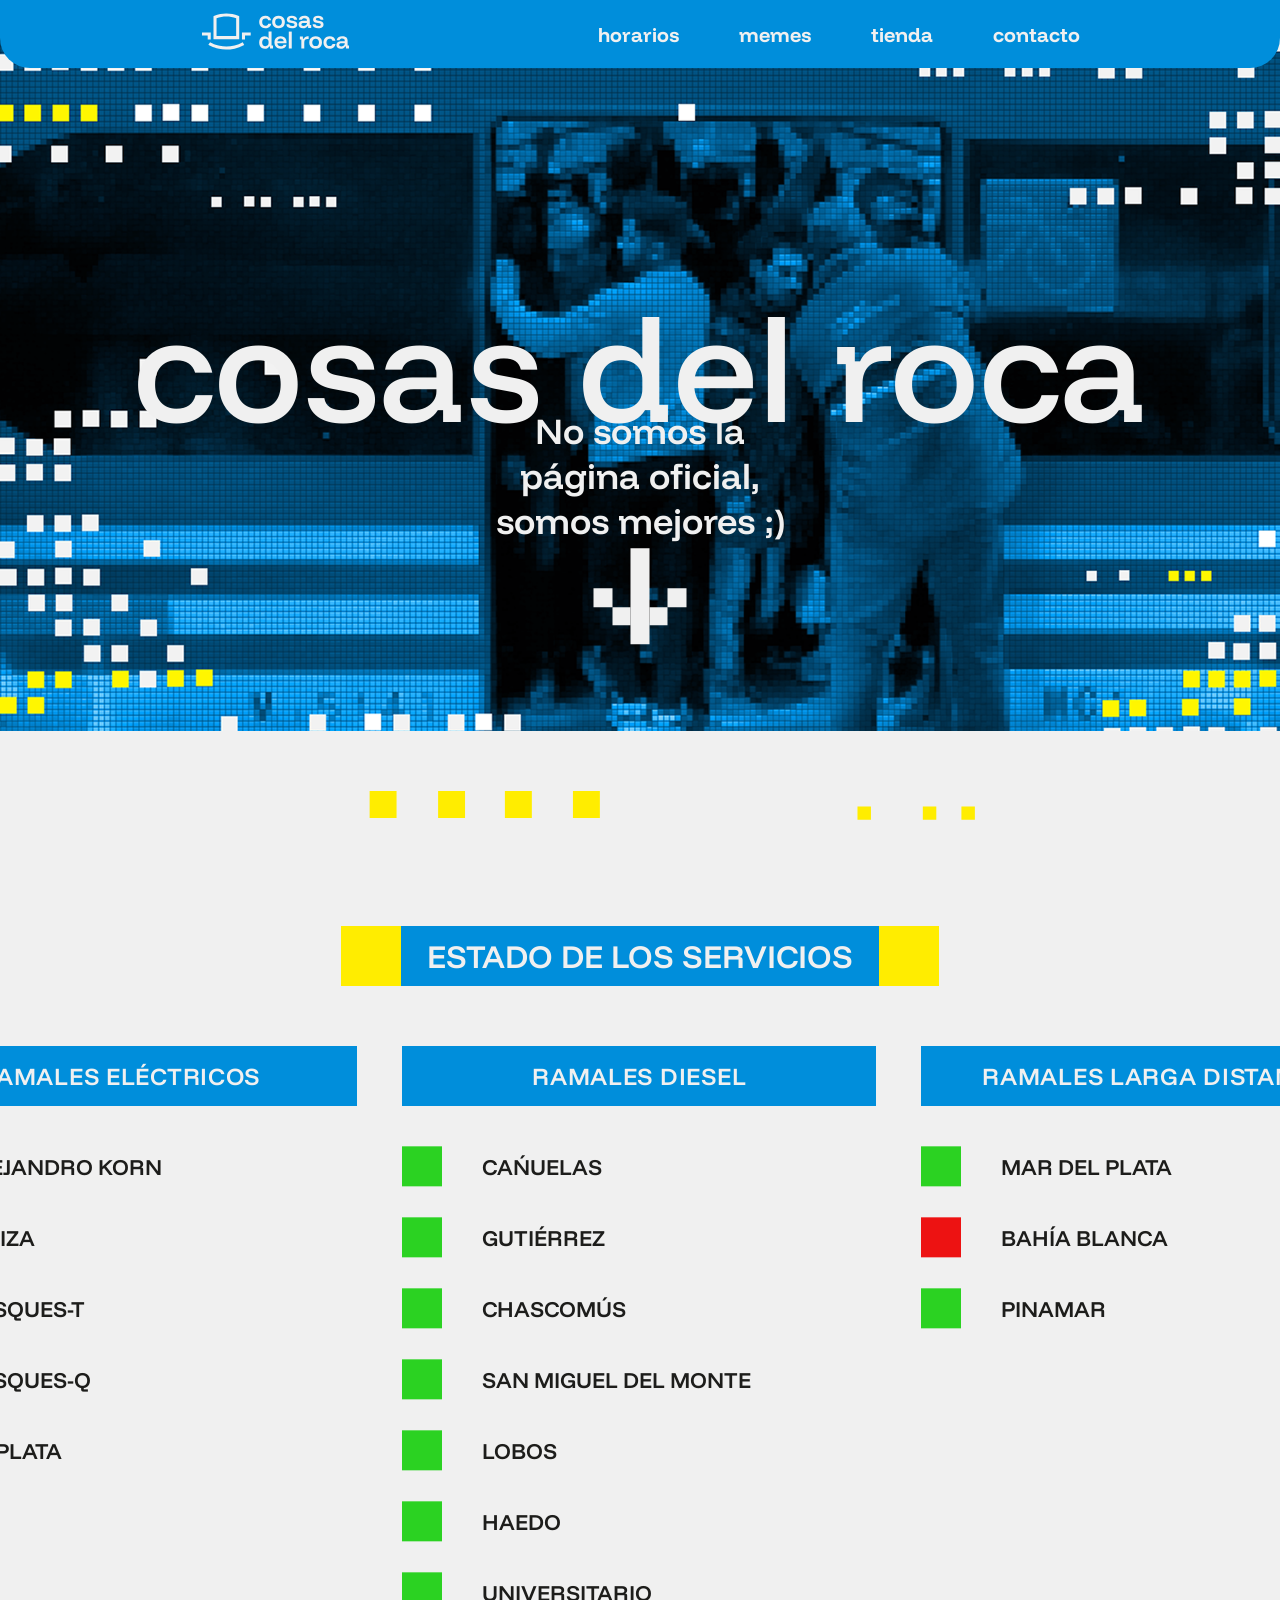
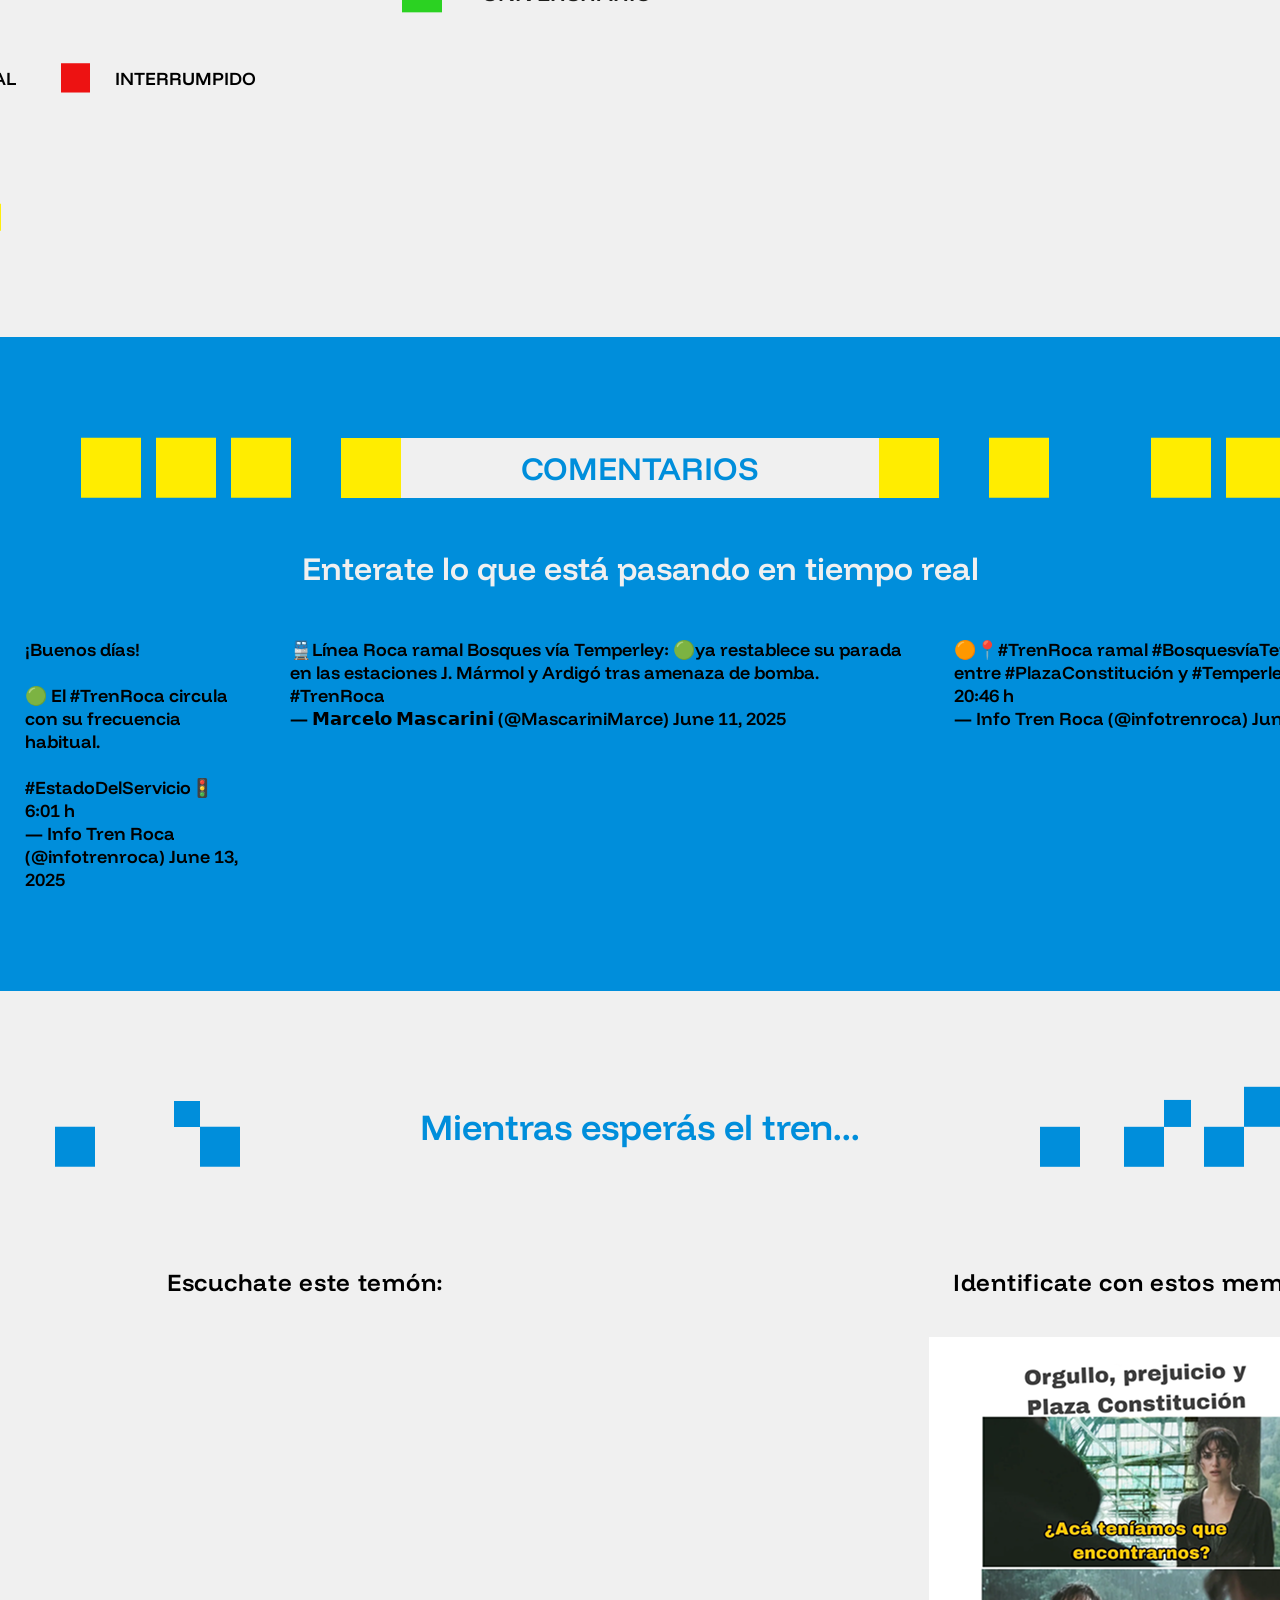
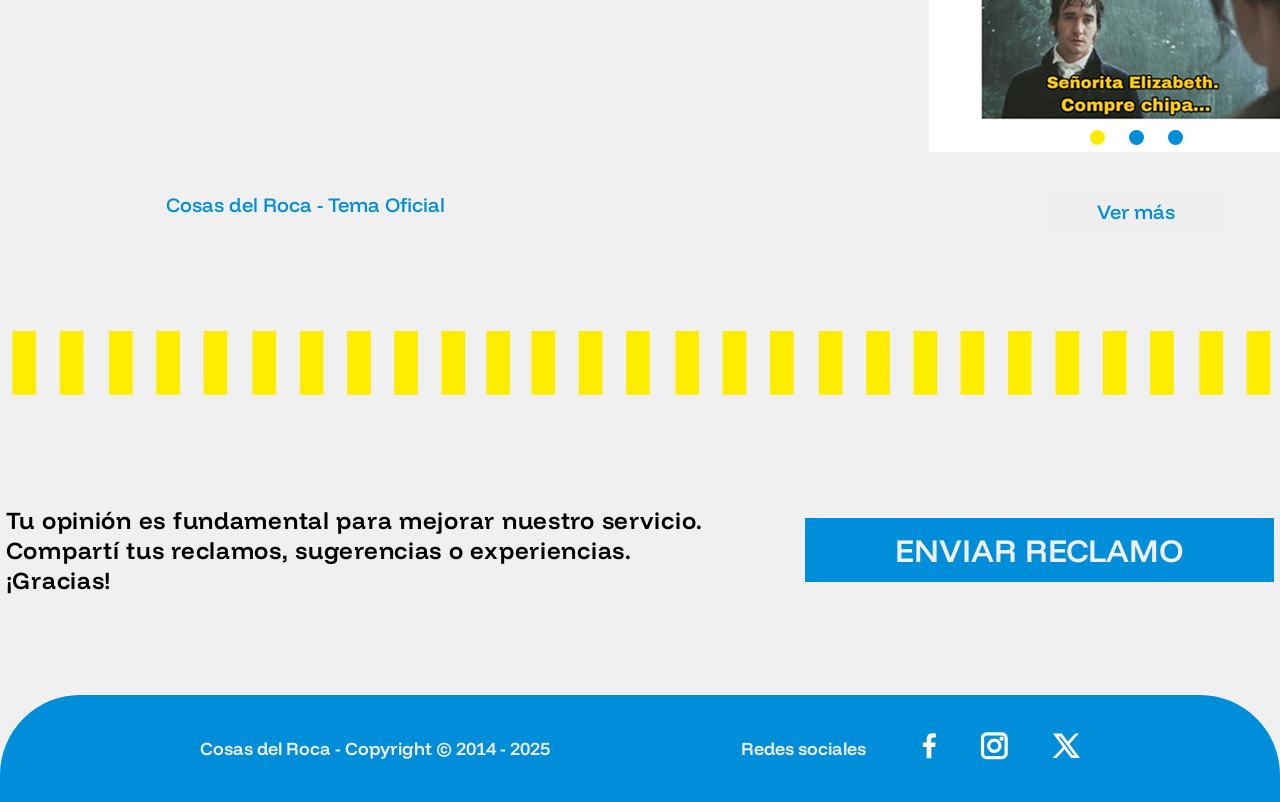
<file: index.html>
<!DOCTYPE html>
<html lang="en">
<head>
    <meta charset="UTF-8">
    <meta name="viewport" content="width=device-width, initial-scale=1.0">
    <title>Cosas del Roca</title>
    <link rel="icon" type="image/gif" href="cosas-del-roca-favicon.gif">
    <link href="estilos.css" rel="stylesheet" type="text/css"/>
</head>

<body>
    <header>
        <nav>
            <a href="index.html"><img src="img/vectores/logo.svg" alt="Logo Cosas del Roca" width="151px" height="37px"></a>
            <input type="checkbox" id="menu-toggle">
            <label for="menu-toggle" class="menu-icono"></label> 
            <ul class="botonera-header">
                <li class="boton-nav"><a href="horarios.html">horarios</a></li>
                <li class="boton-nav"><a href="memes.html">memes</a></li>
                <li class="boton-nav"><a href="tienda.html">tienda</a></li>
                <li class="boton-nav"><a href="contacto.html">contacto</a></li>
            </ul>
        </nav>
    </header>
    
    <main id="main-index">
          
        <section class="landing">
            <div class="portada">
                <img src="img/imagenes/cosasdelroca.png" alt="Portada Cosas del Roca" width="1920" height="1080">
                <h1 class="texto-superpuesto cdr-titulo">cosas del roca</h1>
                <h2 class="subt-superpuesto">No somos la página oficial, somos mejores ;&#41;</h2>
                <div class="flecha"><img src="img/vectores/flecha.svg" width="139" height="136"></div>
            </div>
        </section>
    
        <div class="separador-ind">
            <img src="img/vectores/separador-pixeles-1.svg" alt="" >
        </div>

        <section class="estado-servicios">
            <div class="titulo-box-azul">
                <img src="img/vectores/pixel-amarillo.svg" alt="">
                <h3 class="box-azul">ESTADO DE LOS SERVICIOS</h3>
                <img src="img/vectores/pixel-amarillo.svg" alt="">
            </div>
            <article class="tabla-estados">
                <div class="estado-ramales">
                    <div class="ramales">
                        <h4 class="r-electricos-titulo">RAMALES EL&Eacute;CTRICOS</h4>
                        <ul class="lista-ramales">
                            <li>
                                <img src="img/vectores/pixel-verde.svg" alt="Estado normal" width="40px">
                                <p class="p-ramales">ALEJANDRO KORN</p>
                            </li>
                            <li>
                                <img src="img/vectores/pixel-verde.svg" alt="Estado normal" width="40px">
                                <p class="p-ramales">EZEIZA</p>
                            </li>
                            <li>
                                <img src="img/vectores/pixel-verde.svg" alt="Estado normal" width="40px">
                                <p class="p-ramales">BOSQUES&#45T</p>
                            </li>
                            <li>
                                <img src="img/vectores/pixel-verde.svg" alt="Estado normal" width="40px">
                                <p class="p-ramales">BOSQUES&#45Q</p>
                            </li>
                            <li>
                                <img src="img/vectores/pixel-verde.svg" alt="Estado normal" width="40px">
                                <p class="p-ramales">LA PLATA</p>
                            </li>
                        </ul>
                    </div>
                    <div class="ramales r-mobile">
                        <h4 class="r-diesel-titulo">RAMALES DIESEL</h4>
                        <ul class="lista-ramales">
                            <li>
                                <img src="img/vectores/pixel-verde.svg" alt="Estado normal" width="40px">
                                <p class="p-ramales">CA&Nacute;UELAS</p>
                            </li>
                            <li>
                                <img src="img/vectores/pixel-verde.svg" alt="Estado normal" width="40px">
                                <p class="p-ramales">GUTI&Eacute;RREZ</p>
                            </li>
                            <li>
                                <img src="img/vectores/pixel-verde.svg" alt="Estado normal" width="40px">
                                <p class="p-ramales">CHASCOM&Uacute;S</p>
                            </li>
                            <li>
                                <img src="img/vectores/pixel-verde.svg" alt="Estado normal" width="40px">
                                <p class="p-ramales">SAN MIGUEL DEL MONTE</p>
                            </li>
                            <li>
                                <img src="img/vectores/pixel-verde.svg" alt="Estado normal" width="40px">
                                <p class="p-ramales">LOBOS</p>
                            </li>
                            <li>
                                <img src="img/vectores/pixel-verde.svg" alt="Estado normal" width="40px">
                                <p class="p-ramales">HAEDO</p>
                            </li>
                            <li>
                                <img src="img/vectores/pixel-verde.svg" alt="Estado normal" width="40px">
                                <p class="p-ramales">UNIVERSITARIO</p>
                            </li>
                        </ul>
                    </div>
                    <div class="ramales r-mobile">
                        <h4 class="r-larga-titulo">RAMALES LARGA DISTANCIA</h4>
                        <ul class="lista-ramales">
                            <li>
                                <img src="img/vectores/pixel-verde.svg" alt="Estado normal" width="40px">
                                <p class="p-ramales">MAR DEL PLATA</p>
                            </li>
                            <li>
                                <img src="img/vectores/pixel-rojo.svg" alt="Estado interrumpido" width="40px">
                                <p class="p-ramales">BAH&Iacute;A BLANCA</p>
                            </li>
                            <li>
                                <img src="img/vectores/pixel-verde.svg" alt="Estado normal" width="40px">
                                <p class="p-ramales">PINAMAR</p>
                            </li>
                        </ul>
                    </div>
                </div>
                <div class="estado-referencia">
                    <ul class="referencia">
                        <li>
                            <img src="img/vectores/pixel-verde.svg" alt="Estado normal" width="29px">
                            <p class="p-referencia">NORMAL</p>
                        </li>
                        <li>
                            <img src="img/vectores/pixel-rojo.svg" alt="Estado interrumpido" width="29px">
                            <p class="p-referencia">INTERRUMPIDO</p>
                        </li>
                    </ul>
                </div>
            </article>
        </section>

        <div class="separador-ind">
            <img src="img/vectores/separador-pixeles-2.svg" alt="" >
        </div>

        <section class="comentarios-ind">
            <div class="titulo-comentarios">
                <img src="img/vectores/pixeles-comentarios-1.svg" alt="" class="oculto-mobile">
                <div class="titulo-box-azul">
                    <img src="img/vectores/pixel-amarillo.svg" alt="">
                    <h3 class="box-blanca">COMENTARIOS</h3>
                    <img src="img/vectores/pixel-amarillo.svg" alt="">
                </div>
                <img src="img/vectores/pixeles-comentarios-2.svg" alt="" class="oculto-mobile">
            </div>
            <h3 class="t-blanco">Enterate lo que está pasando en tiempo real</h3>
            <div class="tweets">
                <blockquote class="twitter-tweet"><p lang="es" dir="ltr">🕛 Actualización del <a href="https://twitter.com/hashtag/EstadoDelServicio?src=hash&amp;ref_src=twsrc%5Etfw">#EstadoDelServicio</a> 🚦<br><br>🟢 El <a href="https://twitter.com/hashtag/TrenRoca?src=hash&amp;ref_src=twsrc%5Etfw">#TrenRoca</a> circula con su frecuencia habitual. 12:04 h</p>&mdash; Info Tren Roca (@infotrenroca) <a href="https://twitter.com/infotrenroca/status/1933541097952735377?ref_src=twsrc%5Etfw">June 13, 2025</a></blockquote> <script async src="https://platform.twitter.com/widgets.js" charset="utf-8"></script>
                <blockquote class="twitter-tweet"><p lang="es" dir="ltr">¡Buenos días!<br><br>🟢 El <a href="https://twitter.com/hashtag/TrenRoca?src=hash&amp;ref_src=twsrc%5Etfw">#TrenRoca</a> circula con su frecuencia habitual. <br><br> <a href="https://twitter.com/hashtag/EstadoDelServicio?src=hash&amp;ref_src=twsrc%5Etfw">#EstadoDelServicio</a>🚦6:01 h</p>&mdash; Info Tren Roca (@infotrenroca) <a href="https://twitter.com/infotrenroca/status/1933449725312721122?ref_src=twsrc%5Etfw">June 13, 2025</a></blockquote> <script async src="https://platform.twitter.com/widgets.js" charset="utf-8"></script>
                <blockquote class="twitter-tweet"><p lang="es" dir="ltr">🚆Línea Roca ramal Bosques vía Temperley: 🟢ya restablece su parada en las estaciones J. Mármol y Ardigó tras amenaza de bomba. <a href="https://twitter.com/hashtag/TrenRoca?src=hash&amp;ref_src=twsrc%5Etfw">#TrenRoca</a></p>&mdash; 𝗠𝗮𝗿𝗰𝗲𝗹𝗼 𝗠𝗮𝘀𝗰𝗮𝗿𝗶𝗻𝗶 (@MascariniMarce) <a href="https://twitter.com/MascariniMarce/status/1932859775320031734?ref_src=twsrc%5Etfw">June 11, 2025</a></blockquote> <script async src="https://platform.twitter.com/widgets.js" charset="utf-8"></script>
                <blockquote class="twitter-tweet"><p lang="es" dir="ltr">🟠📍<a href="https://twitter.com/hashtag/TrenRoca?src=hash&amp;ref_src=twsrc%5Etfw">#TrenRoca</a> ramal <a href="https://twitter.com/hashtag/Bosquesv%C3%ADaTemperley?src=hash&amp;ref_src=twsrc%5Etfw">#BosquesvíaTemperley</a> con servicio limitado entre <a href="https://twitter.com/hashtag/PlazaConstituci%C3%B3n?src=hash&amp;ref_src=twsrc%5Etfw">#PlazaConstitución</a> y <a href="https://twitter.com/hashtag/Temperley?src=hash&amp;ref_src=twsrc%5Etfw">#Temperley</a> por colision con persona. 20:46 h</p>&mdash; Info Tren Roca (@infotrenroca) <a href="https://twitter.com/infotrenroca/status/1932585167794942277?ref_src=twsrc%5Etfw">June 10, 2025</a></blockquote> <script async src="https://platform.twitter.com/widgets.js" charset="utf-8"></script>
            </div>
            <div class="tweets-mobile">
                <blockquote class="twitter-tweet"><p lang="es" dir="ltr">🕛 Actualización del <a href="https://twitter.com/hashtag/EstadoDelServicio?src=hash&amp;ref_src=twsrc%5Etfw">#EstadoDelServicio</a> 🚦<br><br>🟢 El <a href="https://twitter.com/hashtag/TrenRoca?src=hash&amp;ref_src=twsrc%5Etfw">#TrenRoca</a> circula con su frecuencia habitual. 12:04 h</p>&mdash; Info Tren Roca (@infotrenroca) <a href="https://twitter.com/infotrenroca/status/1933541097952735377?ref_src=twsrc%5Etfw">June 13, 2025</a></blockquote> <script async src="https://platform.twitter.com/widgets.js" charset="utf-8"></script>
            </div>
        </section>

        <section class="multimedia-ind">
            <div class="titulo-multim">
                <img src="img/vectores/pixeles-multimedia.svg" alt="" class="oculto-mobile">
                <h2 class="t-azul t-mult-mobile">Mientras esper&aacute;s el tren...</h2>
                <img src="img/vectores/pixeles-multimedia2.svg" alt="" class="oculto-mobile">
            </div>
            
            <div class="dos-columnas">
                <article class="tema-oficial">
                    <h4>Escuchate este tem&oacute;n:</h4>
                    <iframe width="738" height="415" src="https://www.youtube.com/embed/UHSxh_pycWY?si=-SvoBP7Yqq-98hPq" title="YouTube video player" frameborder="0" allow="accelerometer; autoplay; clipboard-write; encrypted-media; gyroscope; picture-in-picture; web-share" referrerpolicy="strict-origin-when-cross-origin" allowfullscreen></iframe>
                    <h5 class="t-azul">Cosas del Roca - Tema Oficial</h5>
                </article>
                <article class="slider-memes-ind">
                    <h4>Identificate con estos memes:</h4>
                    <div class="carrusel-memes">
                        <input type="radio" name="radio-btn" id="radio1" checked>
                        <input type="radio" name="radio-btn" id="radio2">
                        <input type="radio" name="radio-btn" id="radio3">
                        <div class="slides-meme">
                            <div class="slides-meme"><img src="img/imagenes/meme-slider-1.png" alt="Meme 1"></div>
                            <div class="slides-meme"><img src="img/imagenes/meme-slider-2.png" alt="Meme 2"></div>
                            <div class="slides-meme"><img src="img/imagenes/meme-slider-3.png" alt="Meme 3"></div>
                        </div>
                        <div class="nav-dots">
                            <label for="radio1"></label>
                            <label for="radio2"></label>
                            <label for="radio3"></label>
                        </div>
                    </div>
                    <button class="boton-vermas-ind"><a href="memes.html"><h5>Ver m&aacute;s</h5></a></button>
                </article>
            </div>
            <img src="img/vectores/separador.svg" alt="" class="separador-mobile">
        </section>

        <section class="reclamos-ind">
            <h4>Tu opini&oacute;n es fundamental para mejorar nuestro servicio. Compart&iacute; tus reclamos, sugerencias o experiencias. ¡Gracias!</h4>
            <button class="boton-reclamo"><a href="contacto.html"><h3>ENVIAR RECLAMO</h3></a></button>
        </section>
    </main>

    <footer>
        <div class="div-footer">
            <p>Cosas del Roca - Copyright © 2014 - 2025</p>
            <div class="redes-sociales">
                <p>Redes sociales</p>
                <ul class="iconos-redes">
                    <li><a href="https://www.facebook.com/CosasDelRocaOficial/?locale=es_LA" target="_blank"><img src="img/vectores/icono-facebook.svg" alt="Facebook"></a></li>
                    <li><a href="https://www.instagram.com/cosasdelroca/?hl=es-la" target="_blank"><img src="img/vectores/icono-instagram.svg" alt="Instagram"></a></li>
                    <li><a href="https://x.com/CosasDelRoca" target="_blank"><img src="img/vectores/icono-x.svg" alt="X"></a></li>
                </ul>
            </div>
        </div>
    </footer>

</body>
</html>
</file>
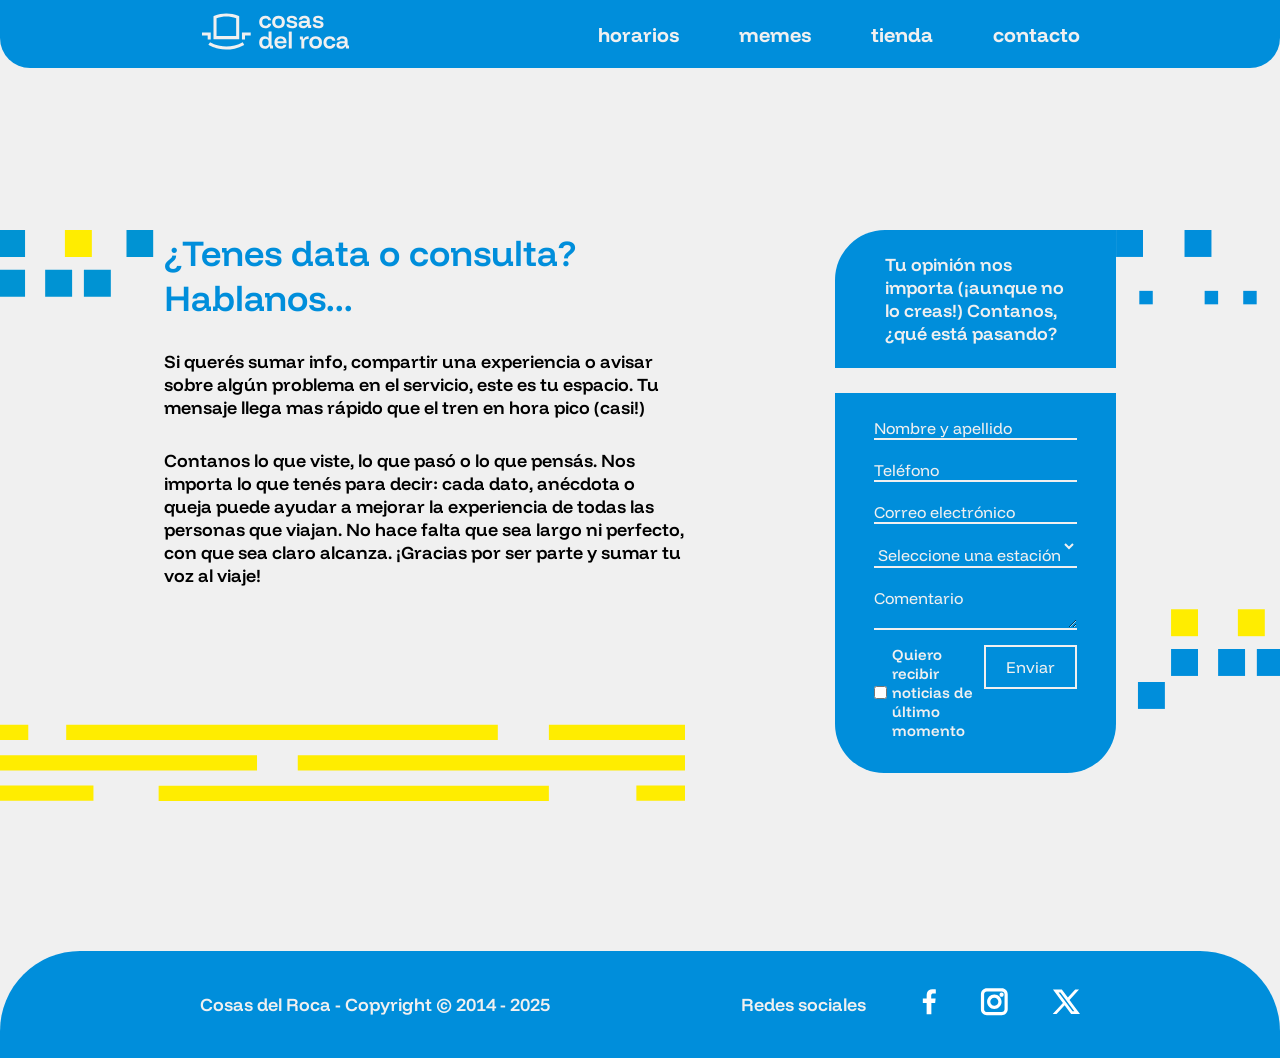
<file: contacto.html>
<!DOCTYPE html>
<html>
<head>
    <meta charset="UTF-8" />
    <title>Contacto</title>
    <link href="estilos.css" rel="stylesheet" type="text/css"/>
    <link rel="icon" type="image/gif" href="cosas-del-roca-favicon.gif">
</head>
<body>
    <header>
        <nav>
            <a href="index.html"><img src="img/vectores/logo.svg" alt="Logo Cosas del Roca" width="151px" height="37px"></a>
            <input type="checkbox" id="menu-toggle">
            <label for="menu-toggle" class="menu-icono"></label> 
            <ul class="botonera-header">
                <li class="boton-nav"><a href="horarios.html">horarios</a></li>
                <li class="boton-nav"><a href="memes.html">memes</a></li>
                <li class="boton-nav"><a href="tienda.html">tienda</a></li>
                <li class="boton-nav"><a href="contacto.html">contacto</a></li>
            </ul>
        </nav>
    </header>
    <main>
        <section class="contacto">
            <div class="izquierda">
                <div class="arriba-izq">
                    <img src="img/vectores/pixeles-contactos-1.svg"/>
                    <div class="texto-izq">
                        <h2>¿Tenes data o consulta? Hablanos...</h2>
                        <p>Si quer&eacute;s sumar info, compartir una experiencia o avisar sobre alg&uacute;n problema en el servicio, este es tu espacio. Tu mensaje llega mas r&aacute;pido que el tren en hora pico (casi!)</p>
                        <p>Contanos lo que viste, lo que pas&oacute; o lo que pens&aacute;s. Nos importa lo que ten&eacute;s para decir: cada dato, an&eacute;cdota o queja puede ayudar a mejorar la experiencia de todas las personas que viajan. No hace falta que sea largo ni perfecto, con que sea claro alcanza. ¡Gracias por ser parte y sumar tu voz al viaje!</p>
                    </div>
                </div>
                <img src="img/vectores/lineas.svg" width="720px">
            </div>
            <div class="derecha">
                <article class="formulario">
                    <div class="form-arriba">
                        <p>Tu opini&oacute;n nos importa (¡aunque no lo creas!) Contanos, ¿qu&eacute; est&aacute; pasando?</p>
                    </div>
                    <div class="form-abajo">
                        <div class="casillas">
                            <input type="text" name="nombre y apellido" id="nombreyapellido" maxlength="30" placeholder="Nombre y apellido" required>
                            <input type="tel" name="telefono" id="telefono" placeholder="Teléfono">
                            <input type="email" name="correo electronico" id="correo electronico" placeholder="Correo electrónico" required>
                            <select id="mi-selector" name="mi-selector">
                                <option value="opcion">Seleccione una estaci&oacute;n</option>
                                <option value="opcion1">Lomas de Zamora</option>
                                <option value="opcion2">Temperley</option>
                            </select>
                            <textarea name="Comentario" id="comentario" placeholder="Comentario"></textarea>
                        </div>
                        <div class="botones-form">
                        <label class="check-texto"><input type="checkbox" name="noticias" value="Quiero recibir noticias de último momento" id="recibir">Quiero recibir noticias de &uacute;ltimo momento</label>
                        <input class="boton-enviar" type="submit" value="Enviar">
                        </div>      
                    </div>
                </article>
                <img src="img/vectores/pixeles-contacto-2.svg"/>
            </div>
        </section>
    </main>
    <footer>
        <div class="div-footer">
            <p>Cosas del Roca - Copyright © 2014 - 2025</p>
            <div class="redes-sociales">
                <p>Redes sociales</p>
                <ul class="iconos-redes">
                    <li><a href="https://www.facebook.com/CosasDelRocaOficial/?locale=es_LA" target="_blank"><img src="img/vectores/icono-facebook.svg" alt="Facebook"></a></li>
                    <li><a href="https://www.instagram.com/cosasdelroca/?hl=es-la" target="_blank"><img src="img/vectores/icono-instagram.svg" alt="Instagram"></a></li>
                    <li><a href="https://x.com/CosasDelRoca" target="_blank"><img src="img/vectores/icono-x.svg" alt="X"></a></li>
                </ul>
            </div>
        </div>
    </footer>
</body>
</html>
</file>
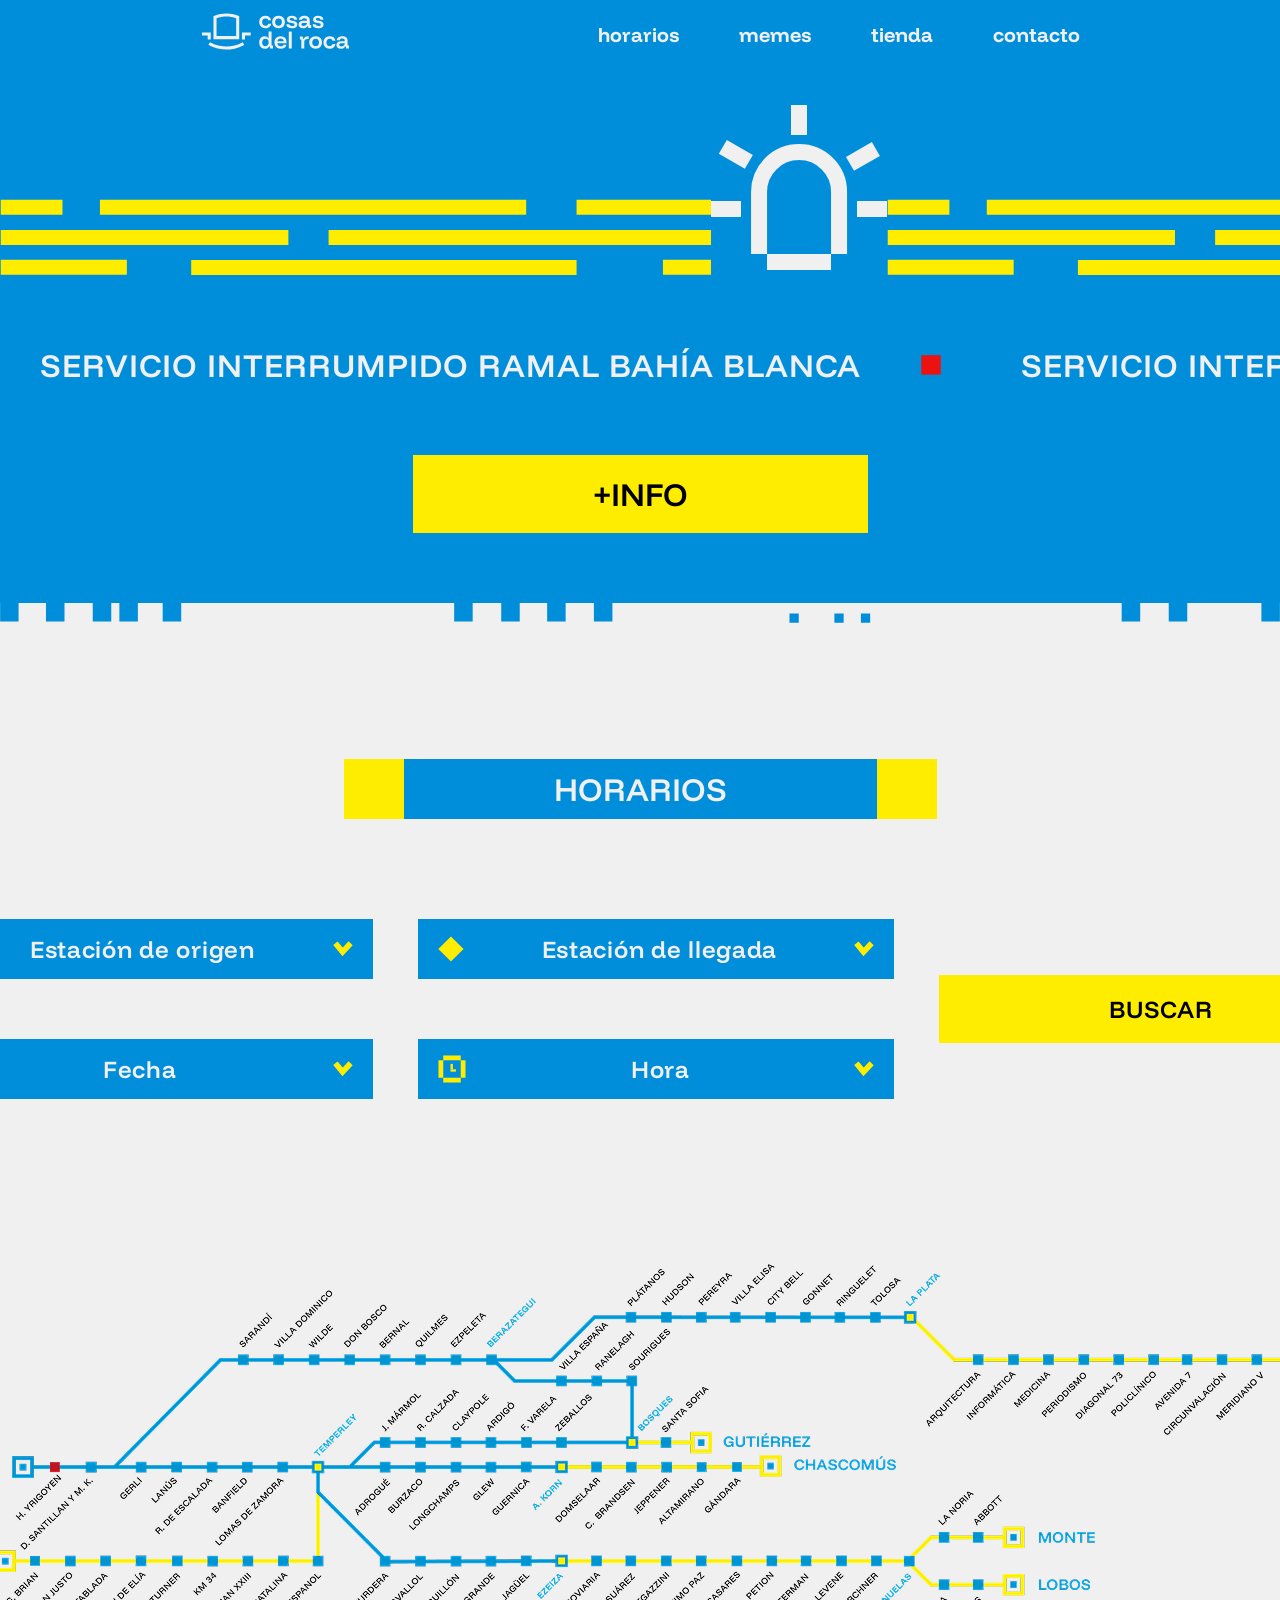
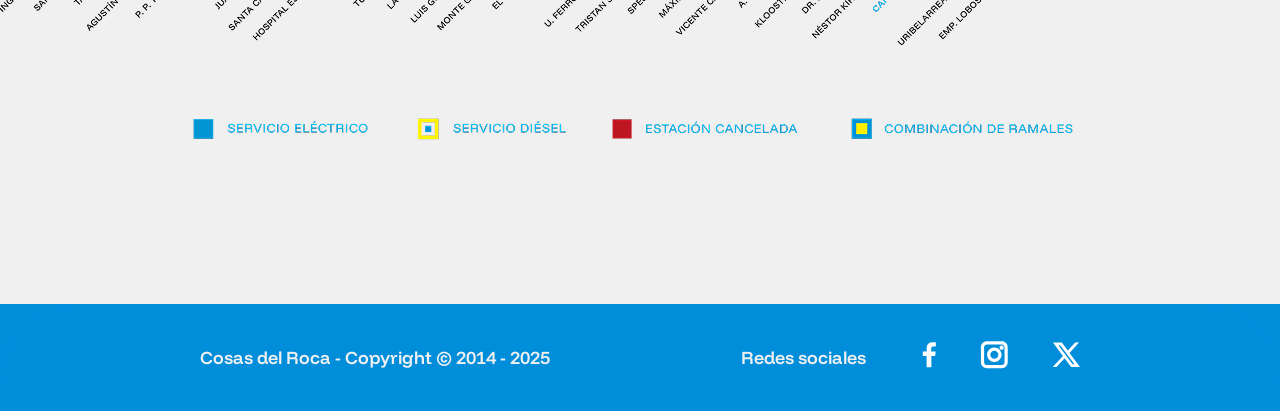
<file: horarios.html>
<!DOCTYPE html>
<html lang="en">
<head>
    <meta charset="UTF-8">
    <meta name="viewport" content="width=device-width, initial-scale=1.0">
    <title>Horarios</title>
    <link rel="icon" type="image/gif" href="cosas-del-roca-favicon.gif">
    <link href="estilos.css" rel="stylesheet" type="text/css"/>
</head>
<body id="body-horarios">
    <header>
        <nav>
            <a href="index.html"><img src="img/vectores/logo.svg" alt="Logo Cosas del Roca" width="151px" height="37px"></a>
            <input type="checkbox" id="menu-toggle">
            <label for="menu-toggle" class="menu-icono"></label> 
            <ul class="botonera-header">
                <li class="boton-nav"><a href="horarios.html">horarios</a></li>
                <li class="boton-nav"><a href="memes.html">memes</a></li>
                <li class="boton-nav"><a href="tienda.html">tienda</a></li>
                <li class="boton-nav"><a href="contacto.html">contacto</a></li>
            </ul>
        </nav>
    </header>
<main class="main-horarios">
    <section class="alerta">
        <article class="sirena">
            <img src="img/vectores/lineas.svg" width="720px" height="76px" alt="lineas">
            <img class="iconoalert" src="img/vectores/alerta.svg" width="176px" height="175px" alt="imgalarma">
            <img src="img/vectores/lineas.svg" width="720px" height="76px" alt="lineas">
        </article>
                

        <article class="slider">
            <div class="slider-track">
                <div class="slide">
                    <h3 class="alerta-texto">SERVICIO INTERRUMPIDO RAMAL BAHÍA BLANCA</h3>
                    <img src="img/vectores/pixel-rojo.svg" height="20px" width="20px" alt="pixelrojo">
                </div>

                <div class="slide">
                    <h3 class="alerta-texto">SERVICIO INTERRUMPIDO RAMAL BAHÍA BLANCA</h3>
                    <img src="img/vectores/pixel-rojo.svg" height="20px" width="20px" alt="pixelrojo">
                </div>

                <div class="slide">
                    <h3 class="alerta-texto">SERVICIO INTERRUMPIDO RAMAL BAHÍA BLANCA</h3>
                    <img src="img/vectores/pixel-rojo.svg" height="20px" width="20px" alt="pixelrojo">
                </div>

                <div class="slide">
                    <h3 class="alerta-texto">SERVICIO INTERRUMPIDO RAMAL BAHÍA BLANCA</h3>
                    <img src="img/vectores/pixel-rojo.svg" height="20px" width="20px" alt="pixelrojo">
                </div>
            </div>
        </article>

        <article class="boton-info">
            <div>
                <a href="boton-info"><h3>+INFO</h3></a>
            </div>
        </article>

        <div class="separador">
            <img src="img/vectores/separador-px-azul.svg" width="500px" height="100px"  alt="separador">
        </div>
    </section>

    <section class="horarios">
            <div class="titulo-box-azul">
                <img src="img/vectores/pixel-amarillo.svg" alt="">
                <h3 class="box-azul ba-horarios">HORARIOS</h3>
                <img src="img/vectores/pixel-amarillo.svg" alt="">
            </div>

            <article class="inputs-horarios">
                <div class="gap-inputs">
                    <div class="fila-inputs">
                        <div class="input-horarios">
                            <img src="img/vectores/icono-partida.svg" width="34px" height="38px" alt="">
                            <h4>Estación de origen</h4>
                            <img class="flechita" src="img/vectores/flechita.svg" width="20px" height="20px" alt="flechita">
                        </div>

                        <div class="input-horarios">
                            <img src="img/vectores/icono-llegada.svg"  width="26px" height="26px" alt="">
                            <h4>Estación de llegada</h4>
                            <img src="img/vectores/flechita.svg" width="20px"  height="20px" alt="flechita">
                        </div>
                    </div>

                    <div class="fila-inputs">
                        <div class="input-horarios">
                            <img src="img/vectores/icono-fecha.svg"  width="29px" height="34px" alt="">
                            <h4>Fecha</h4>
                            <img src="img/vectores/flechita.svg" width="20px" height="20px" alt="">
                        </div>

                        <div class="input-horarios">
                            <img src="img/vectores/icono-horarios.svg"  width="28px" height="28px" alt="">
                            <h4>Hora</h4>
                            <img src="img/vectores/flechita.svg" width="20px" height="20px"  alt="flechita">
                        </div>
                    </div>
                </div>
                <button class="boton-buscar"><h4>BUSCAR</h4></button>
           </article>

            <div>
                <img src="img/imagenes/mapa-tren-roca.png"  width="1724px" height="600" class="mapa-img" alt="Mapa ramales">
            </div>
    </section>
    </main>

    <footer>
            <div class="div-footer">
            <p>Cosas del Roca - Copyright © 2014 - 2025</p>
            <div class="redes-sociales">
                <p>Redes sociales</p>
                <ul class="iconos-redes">
                    <li><a href="https://www.facebook.com/CosasDelRocaOficial/?locale=es_LA" target="_blank"><img src="img/vectores/icono-facebook.svg" alt="Facebook"></a></li>
                    <li><a href="https://www.instagram.com/cosasdelroca/?hl=es-la" target="_blank"><img src="img/vectores/icono-instagram.svg" alt="Instagram"></a></li>
                    <li><a href="https://x.com/CosasDelRoca" target="_blank"><img src="img/vectores/icono-x.svg" alt="X"></a></li>
                </ul>
            </div>
            </div>
    </footer>
</body>
</html>
</file>
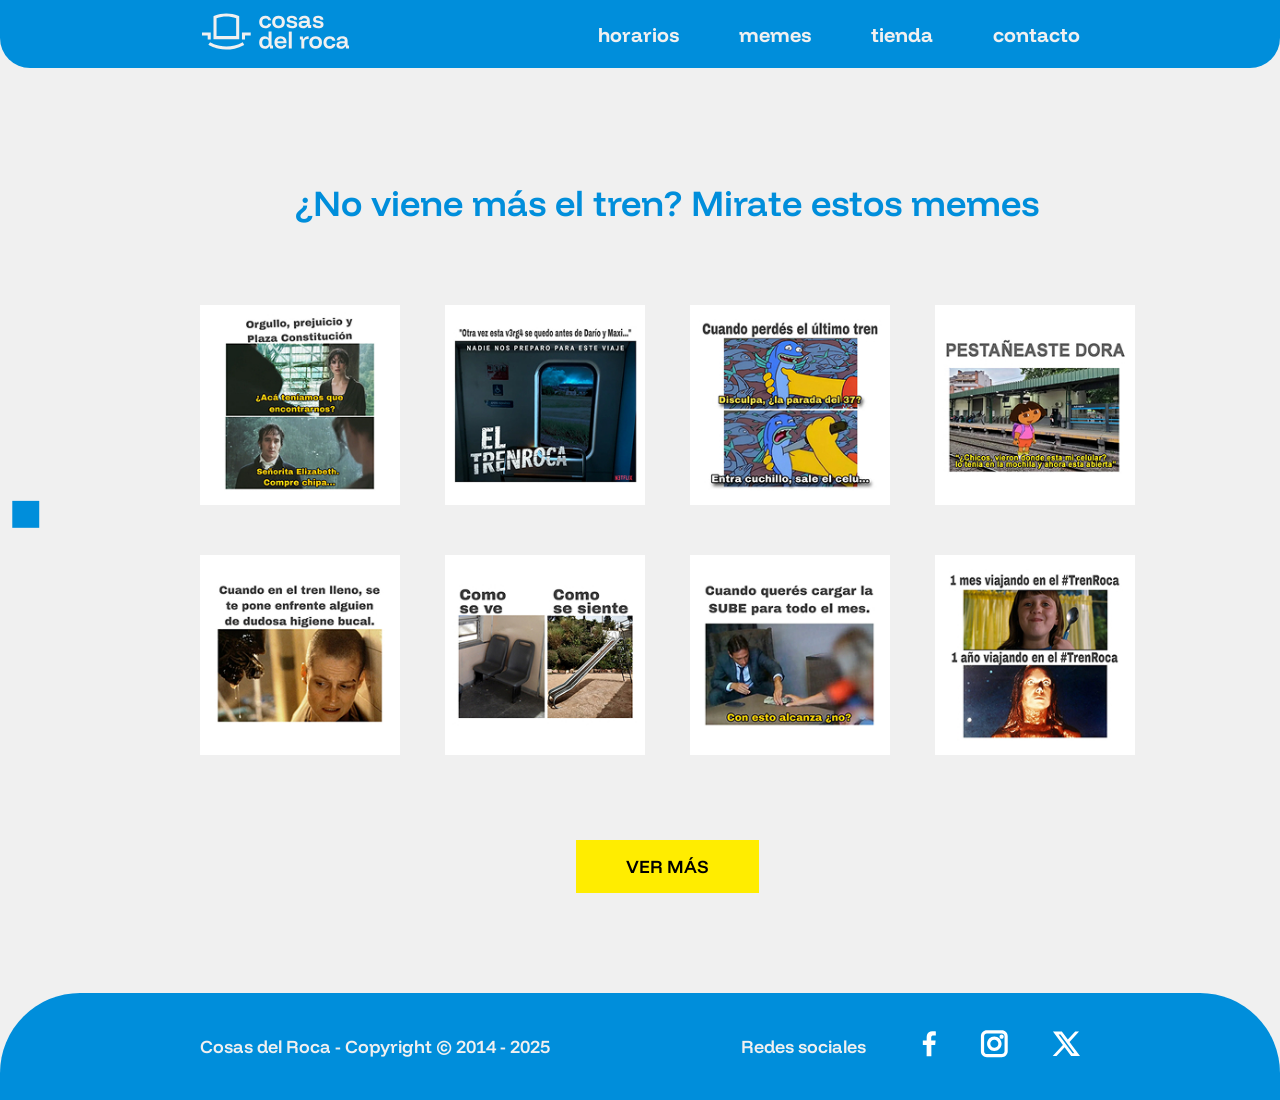
<file: memes.html>
<!DOCTYPE html>
<html>
<head>
    <meta charset="UTF-8" />
    <title>Memes</title>
    <link href="estilos.css" rel="stylesheet" type="text/css"/>
    <link rel="icon" type="image/gif" href="cosas-del-roca-favicon.gif">
</head>
<body>
    <header>
        <nav>
            <a href="index.html"><img src="img/vectores/logo.svg" alt="Logo Cosas del Roca" width="151px" height="37px"></a>
            <input type="checkbox" id="menu-toggle">
            <label for="menu-toggle" class="menu-icono"></label> 
            <ul class="botonera-header">
                <li class="boton-nav"><a href="horarios.html">horarios</a></li>
                <li class="boton-nav"><a href="memes.html">memes</a></li>
                <li class="boton-nav"><a href="tienda.html">tienda</a></li>
                <li class="boton-nav"><a href="contacto.html">contacto</a></li>
            </ul>
        </nav>
    </header>
    <main>
        <section class="memes-principal">
            <div class="pixeles-izq">
                <img src="img/vectores/pixeles-izq.svg"/>
            </div>
            <section class="galeria">
                <h2>¿No viene más el tren? Mirate estos memes</h2>
                <article class="galeria-memes">
                        <div class="grid-container">
                            <a href="#meme-1" onclick="mostrarGaleria()"><img src="img/imagenes/meme-1.jpg" height="200px" width="200px" alt="cosas-del-roca-meme-1"/></a>                    
                            <a href="#meme-2" onclick="mostrarGaleria()"><img src="img/imagenes/meme-2.jpg" height="200px" width="200px" alt="cosas-del-roca-meme-2"/></a>                 
                            <a href="#meme-3" onclick="mostrarGaleria()"><img src="img/imagenes/meme-3.jpg" height="200px" width="200px" alt="cosas-del-roca-meme-3"/></a>                                        
                            <a href="#meme-4" onclick="mostrarGaleria()"><img src="img/imagenes/meme-4.jpg" height="200px" width="200px" alt="cosas-del-roca-meme-4"/></a>                                    
                            <a href="#meme-5" onclick="mostrarGaleria()"><img src="img/imagenes/meme-5.jpg" height="200px" width="200px" alt="cosas-del-roca-meme-5"/></a>                                        
                            <a href="#meme-6" onclick="mostrarGaleria()"><img src="img/imagenes/meme-6.jpg" height="200px" width="200px" alt="cosas-del-roca-meme-6"/></a>
                            <a href="#meme-7" onclick="mostrarGaleria()"><img src="img/imagenes/meme-7.jpg" height="200px" width="200px" alt="cosas-del-roca-meme-7"/></a>
                            <a href="#meme-8" onclick="mostrarGaleria()"><img src="img/imagenes/meme-8.jpg" height="200px" width="200px" alt="cosas-del-roca-meme-8"/></a>
                        </div>
                </article>
                <div class="boton-ver-mas">
                    <a href=https://www.instagram.com/cosasdelroca/?hl=es-la target="_blank">VER MÁS</a>
                </div>
            </section>
            <div class="pixeles-der">
                <img src="img/vectores/pixeles-der.svg"/>
            </div>
        </section>
          
        <section id="galeria-roca" class="galeria-roca-popup">
            <ul>
                <li class="popup-completo" id="meme-1">
                    <img src="img/imagenes/meme-popup-1.png" width="782px" height="782px" alt="cosas-del-roca-meme-1"/>
                    <button onclick="ocultarGaleria()"><div class="cruz-popup"></div></button>
                </li>
                <li class="popup-completo" id="meme-2">
                    <img src="img/imagenes/meme-popup-2.png" width="782px" height="782px" alt="cosas-del-roca-meme-2"/>
                    <button onclick="ocultarGaleria()"><div class="cruz-popup"></div></button>
                </li>
                <li class="popup-completo" id="meme-3">
                    <img src="img/imagenes/meme-popup-3.png" width="782px" height="782px" alt="cosas-del-roca-meme-3"/>
                    <button onclick="ocultarGaleria()"><div class="cruz-popup"></div></button>
                </li>
                <li class="popup-completo" id="meme-4">
                    <img src="img/imagenes/meme-popup-4.png" width="782px" height="782px" alt="cosas-del-roca-meme-4"/>
                    <button onclick="ocultarGaleria()"><div class="cruz-popup"></div></button>
                </li>
                <li class="popup-completo" id="meme-5">
                    <img src="img/imagenes/meme-popup-5.png" width="782px" height="782px" alt="cosas-del-roca-meme-5"/>
                    <button onclick="ocultarGaleria()"><div class="cruz-popup"></div></button>
                </li>
                <li class="popup-completo" id="meme-1">
                    <img src="img/imagenes/meme-popup-6.png" width="782px" height="782px" alt="cosas-del-roca-meme-6"/>
                    <button onclick="ocultarGaleria()"><div class="cruz-popup"></div></button>
                </li>
                <li class="popup-completo" id="meme-7">
                    <img src="img/imagenes/meme-popup-7.png" width="782px" height="782px" alt="cosas-del-roca-meme-7"/>
                    <button onclick="ocultarGaleria()"><div class="cruz-popup"></div></button>
                </li>
                <li class="popup-completo" id="meme-8">
                    <img src="img/imagenes/meme-popup-8.png" width="782px" height="782px" alt="cosas-del-roca-meme-8"/>
                    <button onclick="ocultarGaleria()"><div class="cruz-popup"></div></button>
                </li>
            </ul>
        </section>
    </main>
    <footer>
        <div class="div-footer">
            <p>Cosas del Roca - Copyright © 2014 - 2025</p>
            <div class="redes-sociales">
                <p>Redes sociales</p>
                <ul class="iconos-redes">
                    <li><a href="https://www.facebook.com/CosasDelRocaOficial/?locale=es_LA" target="_blank"><img src="img/vectores/icono-facebook.svg" alt="Facebook"></a></li>
                    <li><a href="https://www.instagram.com/cosasdelroca/?hl=es-la" target="_blank"><img src="img/vectores/icono-instagram.svg" alt="Instagram"></a></li>
                    <li><a href="https://x.com/CosasDelRoca" target="_blank"><img src="img/vectores/icono-x.svg" alt="X"></a></li>
                </ul>
            </div>
        </div>
    </footer>
    <script>
    function mostrarGaleria() {
        document.getElementById("galeria-roca").style.display = "flex";
    }
    function ocultarGaleria() {
        document.getElementById("galeria-roca").style.display = "none";
        window.location.hash = "";
    }
    </script>

</body>
</html>
</file>
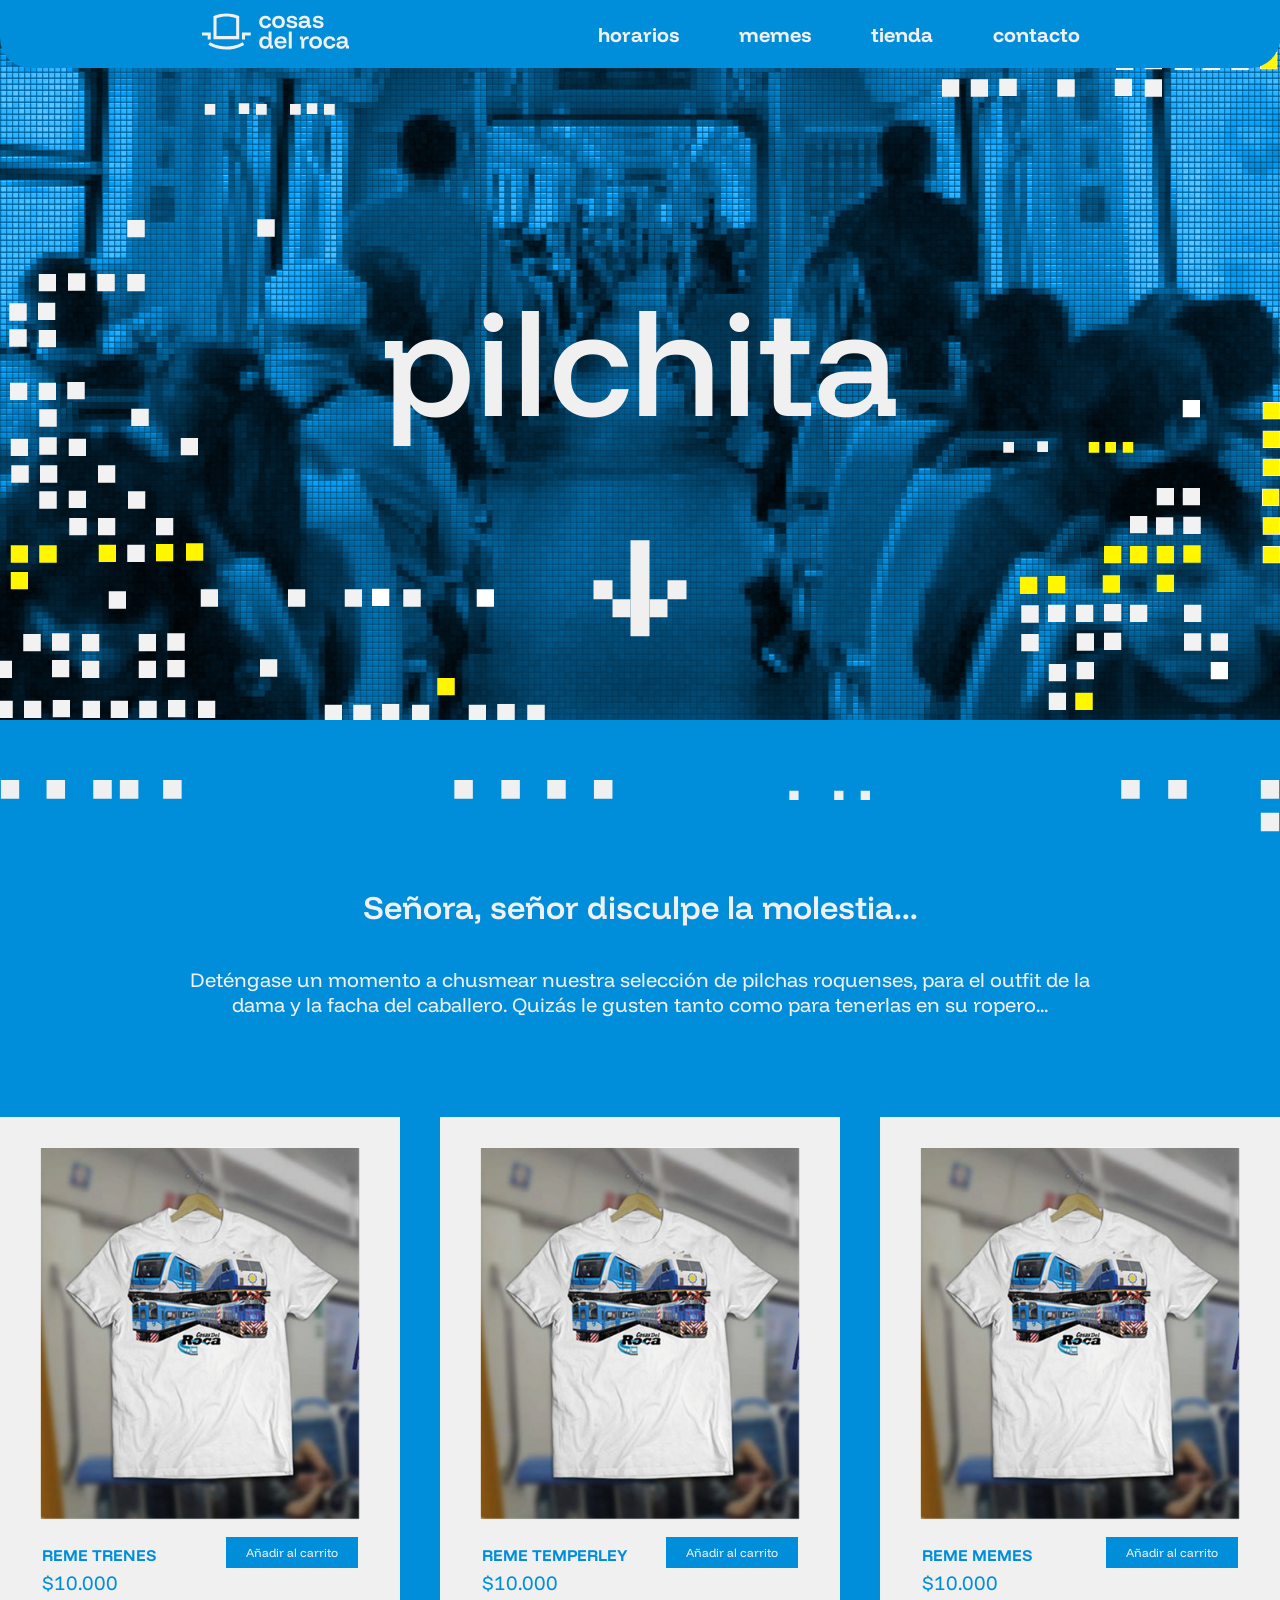
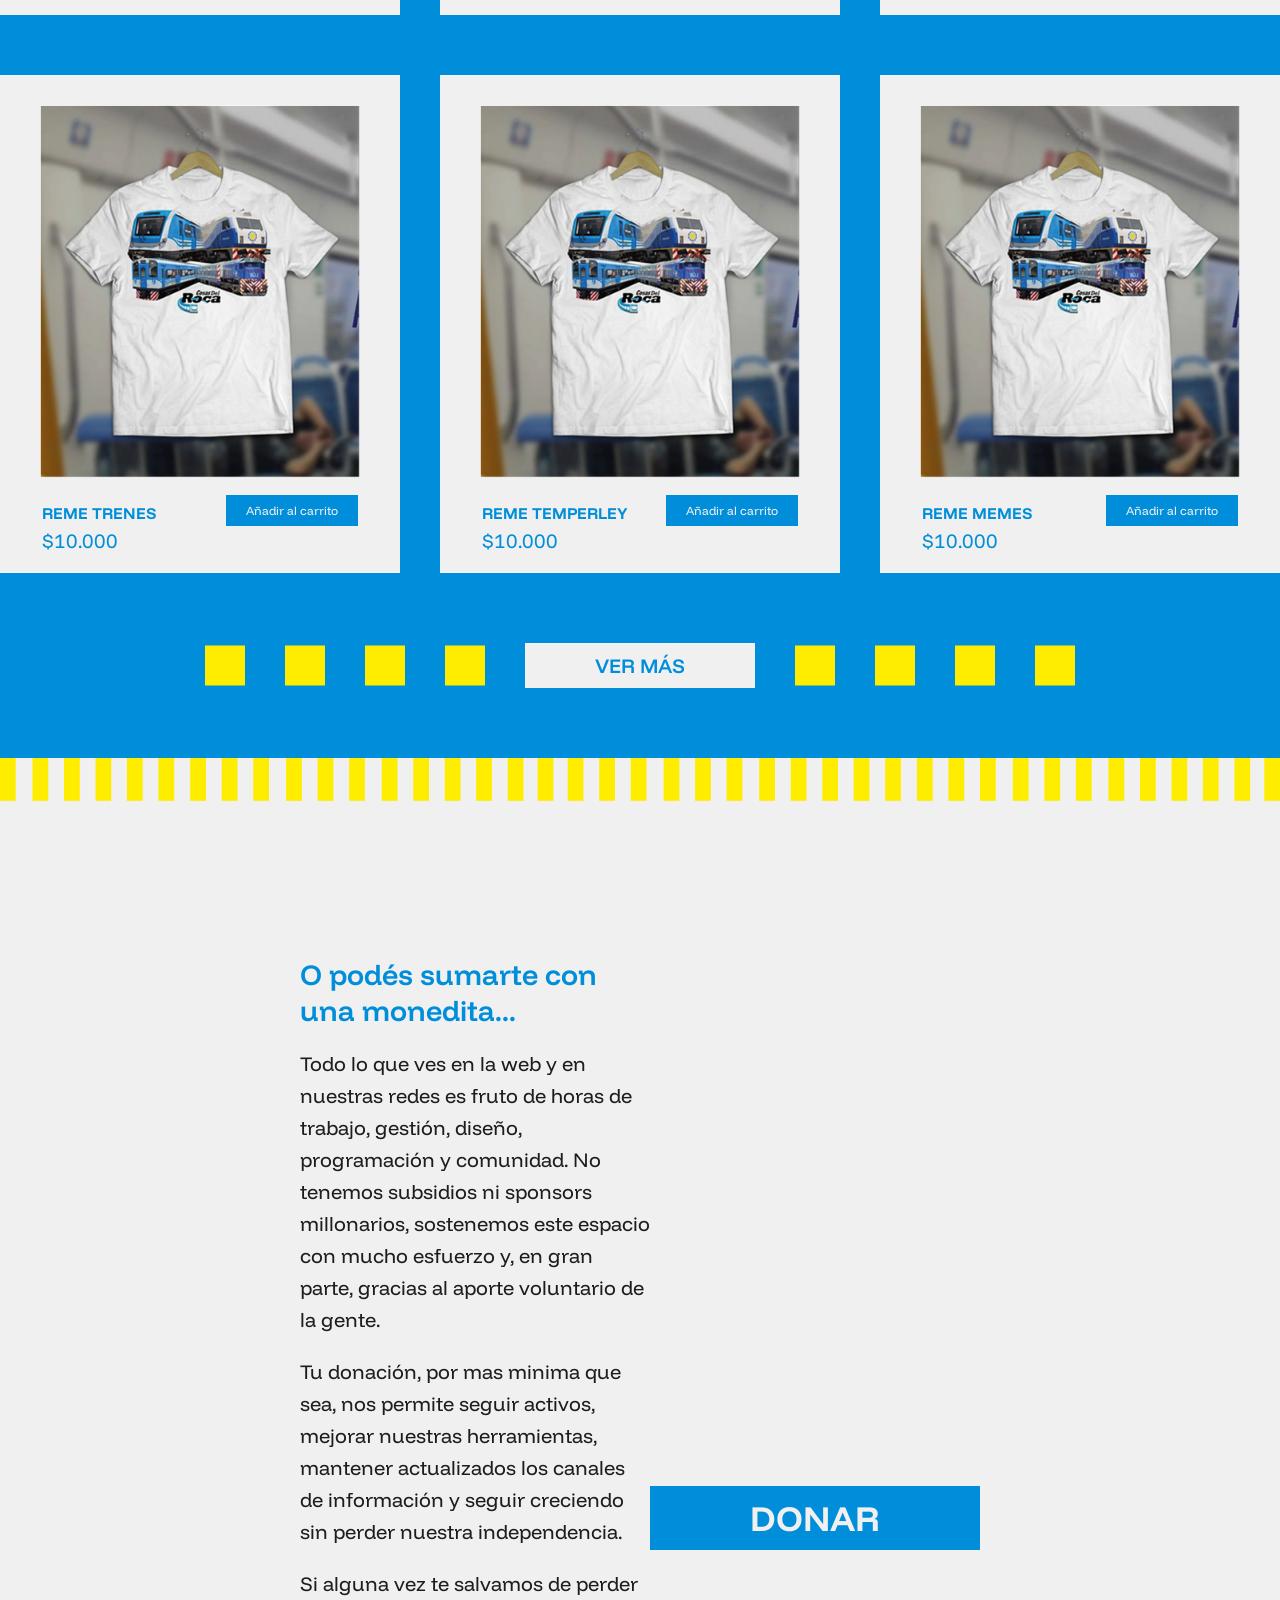
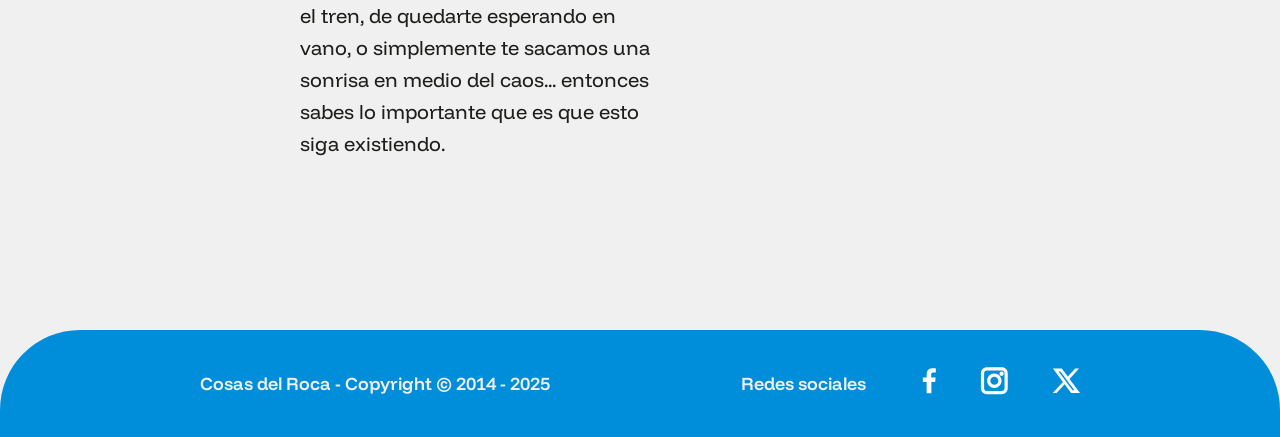
<file: tienda.html>
<!DOCTYPE html>
<html lang="en">
<head>
    <meta charset="UTF-8">
    <meta name="viewport" content="width=device-width, initial-scale=1.0">
    <title>Tienda</title>
    <link href="estilos.css" rel="stylesheet" type="text/css"/>
    <link rel="icon" type="image/gif" href="cosas-del-roca-favicon.gif">
</head>
<body>
    <header>
        <nav>
            <a href="index.html"><img src="img/vectores/logo.svg" alt="Logo Cosas del Roca" width="151px" height="37px"></a>
            <input type="checkbox" id="menu-toggle">
            <label for="menu-toggle" class="menu-icono"></label> 
            <ul class="botonera-header">
                <li class="boton-nav"><a href="horarios.html">horarios</a></li>
                <li class="boton-nav"><a href="memes.html">memes</a></li>
                <li class="boton-nav"><a href="tienda.html">tienda</a></li>
                <li class="boton-nav"><a href="contacto.html">contacto</a></li>
            </ul>
        </nav>
    </header>

    <main>
        <section class="pilchita">
            <div class="portada">
                <img src="img/imagenes/pilchita.png" alt="Portada de Pilchita" width="1920" height="1080">
                <h1 class="texto-superpuesto">pilchita</h1>
                <div class="flecha"><img src="img/vectores/flecha.svg" width="139" height="136"></div>
            </div>
        </section>

        <section class="tienda">
            <div>
                <img src="img/vectores/separador-px-blanco.svg" alt="Pixeles Blancos" width="1920">
            </div>
            <div>
                <h2>Señora, señor disculpe la molestia...</h2>
                <p>Deténgase un momento a chusmear nuestra selección de pilchas
                roquenses, para el outfit de la dama y la facha del caballero. Quizás le gusten tanto
                como para tenerlas en su ropero...</p>
            </div>
            <div class="grid-remeras">
                <div class="producto">
                    <img src="img/imagenes/remera-trenes.jpg" alt="Remera Trenes">
                    <div class="info">
                        <div class="fila-info">
                            <p class="titulo">REME TRENES</p>
                            <button>Añadir al carrito</button>
                        </div>
                    <p class="precio">$10.000</p>
                    </div>
                </div>
            <div class="producto">
                    <img src="img/imagenes/remera-trenes.jpg" alt="Remera Temperley">
                    <div class="info">
                        <div class="fila-info">
                            <p class="titulo">REME TEMPERLEY</p>
                            <button>Añadir al carrito</button>
                        </div>
                    <p class="precio">$10.000</p>
                    </div>
                </div>
                <div class="producto">
                    <img src="img/imagenes/remera-trenes.jpg" alt="Remera Memes">
                    <div class="info">
                        <div class="fila-info">
                            <p class="titulo">REME MEMES</p>
                            <button>Añadir al carrito</button>
                        </div>
                    <p class="precio">$10.000</p>
                    </div>
                </div>   
            </div>
            <div class="grid-remeras">
                <div class="producto">
                    <img src="img/imagenes/remera-trenes.jpg" alt="Remera Trenes">
                    <div class="info">
                        <div class="fila-info">
                            <p class="titulo">REME TRENES</p>
                            <button>Añadir al carrito</button>
                        </div>
                    <p class="precio">$10.000</p>
                    </div>
                </div>
                <div class="producto">
                    <img src="img/imagenes/remera-trenes.jpg" alt="Remera Temperley">
                    <div class="info">
                        <div class="fila-info">
                            <p class="titulo">REME TEMPERLEY</p>
                            <button>Añadir al carrito</button>
                        </div>
                    <p class="precio">$10.000</p>
                    </div>
                </div>
                <div class="producto">
                    <img src="img/imagenes/remera-trenes.jpg" alt="Remera Memes">
                    <div class="info">
                        <div class="fila-info">
                            <p class="titulo">REME MEMES</p>
                            <button>Añadir al carrito</button>
                        </div>
                    <p class="precio">$10.000</p>
                    </div>
                </div>
            </div>
        </section>

        <section class="contenedor">
            <div class="bloques">
                <img src="img/vectores/linea-pixeles.png" alt="bloques amarillos">
                <button class="boton-vermas-tienda">VER MÁS</button>
                <img src="img/vectores/linea-pixeles.png" alt="bloques amarillos">
            </div>
        </section>

        <section class="separador-donar">
            <div class="separador">
                <img src="img/vectores/separador.svg" alt="Rayas amarillas" width="1920">
            </div>
        </section>

        <section class="donar">
            <div class="texto-donar">
                <h3>O podés sumarte con una monedita...</h3>
                    <p>Todo lo que ves en la web y en nuestras redes es fruto de horas de trabajo, gestión, diseño, programación y comunidad. No tenemos subsidios ni sponsors millonarios, sostenemos este espacio con mucho esfuerzo y, en gran parte, gracias al aporte voluntario de la gente.</p>
                    <p>Tu donación, por mas minima que sea, nos permite seguir activos, mejorar nuestras herramientas, mantener actualizados los canales de información y seguir creciendo sin perder nuestra independencia.</p>
                    <p>Si alguna vez te salvamos de perder el tren, de quedarte esperando en vano, o simplemente te sacamos una sonrisa en medio del caos... entonces sabes lo importante que es que esto siga existiendo.</p>
            </div>
            <div class="boton-donar">
                <button class="btn-donar">DONAR</button>
            </div>
        </section>
    </main>
    <footer>
        <div class="div-footer">
            <p>Cosas del Roca - Copyright © 2014 - 2025</p>
            <div class="redes-sociales">
                <p>Redes sociales</p>
                <ul class="iconos-redes">
                    <li><a href="https://www.facebook.com/CosasDelRocaOficial/?locale=es_LA" target="_blank"><img src="img/vectores/icono-facebook.svg" alt="Facebook"></a></li>
                    <li><a href="https://www.instagram.com/cosasdelroca/?hl=es-la" target="_blank"><img src="img/vectores/icono-instagram.svg" alt="Instagram"></a></li>
                    <li><a href="https://x.com/CosasDelRoca" target="_blank"><img src="img/vectores/icono-x.svg" alt="X"></a></li>
                </ul>
            </div>
        </div>
    </footer>
</body>
</html>
</file>
<file: estilos.css>
@charset "utf-8";
/* CSS Document */

/*fonts*/
@import url('https://fonts.googleapis.com/css2?family=Funnel+Display:wght@300..800&display=swap');

/*-----------------------------GENERAL-------------------------------*/

* {
    padding: 0px;
    margin: 0px;
    list-style: none;
}

a{
    color: inherit;
    text-decoration: none;
}

body{
    display: flex;
    flex-direction: column;
    align-items: center;
    background-color: #F0F0F0;
    font-family: "Funnel Display", sans-serif;
    font-weight: 600;
    font-style: normal;
    font-size: 18px;
    overflow-x: hidden;
}

button{
    border: none;
    font-family: inherit;
    font-weight: inherit;
}

/*-----------------------------ESTILOS-------------------------------*/

h1{
    font-size: 150px;
    font-weight: 500;
}

h2{
    font-size: 36px;
    font-weight: 600;
}

h3{
    font-size: 32px;
    font-weight: 600;
}

h4{
    font-size: 24px;
    font-weight: 600;
    letter-spacing: 0.72px;
}

h5{
    font-size: 20px;
    font-weight: 500;
}

/*-----------------------------HEADER-------------------------------*/

header{
    background-color: #008EDB;
    width: 100%;
    border-radius: 0px 0px 30px 30px;
    display: flex;
    flex-direction: column;
    position: fixed;
    z-index: 10000;
}

header nav{
    padding: 13px 200px 13px 200px;
    display: flex;
    justify-content: space-between;
    align-items: center;
}

.botonera-header{
    font-size: 20px;
    font-weight: 700;
    color: #F0F0F0;
    display: flex;
    justify-content: center;
    align-items: center;
    gap: 60px;
}

.boton-nav{
    transition: color 200ms ease-in-out;
}

.boton-nav :hover{
    color: #FFED00;
}

#menu-toggle {
    display: none;
}

.menu-icono {
    display: none;
    cursor: pointer;
}

/*-----------------------------FOOTER-------------------------------*/

footer{
    background-color: #008EDB;
    color: #F0F0F0;
    width: 100%;
    border-radius: 80px 80px 0px 0px;
}

.iconos-redes{
    display: flex;
    justify-content: flex-end;
    align-items: center;
    gap: 44px;
}

.redes-sociales{
    display: flex;
    justify-content: flex-end;
    align-items: center;
    gap: 56px;
}

.div-footer{
    padding: 37px 200px 37px 200px;
    display: flex;
    justify-content: space-between;
    align-items: center;
}


/*-----------------------------INDEX-------------------------------*/

.separador-ind{
    display: flex;
    justify-content: center;
    align-items: center;
    width: 95vw;
    height: auto;
}

.estado-servicios{
    display: flex;
    flex-direction: column;
    justify-content: center;
    gap: 60px;
}

.titulo-box-azul{
    display: flex;
    justify-content: center;
    align-items: center;
    align-content: center;
}

.box-azul{
    color: #F0F0F0;
    background-color: #008EDB;
    padding: 10px 26px;
}

.tabla-estados{
    display: flex;
    flex-direction: column;
    justify-content: flex-start;
    gap: 50px;
}

.estado-ramales{
    display: flex;
    justify-content: center;
    align-items: flex-start;
    gap: 45px;
}

.r-electricos-titulo{
    color: #F0F0F0;
    background-color: #008EDB;
    border-radius: 50px 0px 0px 0px;
    padding: 15px 97px;
}

.r-diesel-titulo{
    color: #F0F0F0;
    background-color: #008EDB;
    padding: 15px 130px;
}

.r-larga-titulo{
    color: #F0F0F0;
    background-color: #008EDB;
    border-radius: 0px 50px 0px 0px;
    padding: 15px 61px;
}

.ramales{
    display: flex;
    flex-direction: column;
    justify-content: flex-start;
    gap: 40px;
}

.lista-ramales{
    display: flex;
    flex-direction: column;
    justify-content: flex-start;
    gap: 30px;
}

.lista-ramales li{
    display: flex;
    justify-content:flex-start;
    align-items: center;
    gap: 40px;
}

.p-ramales{
    color: #1D1D1B;
    font-size: 22px;
    font-weight: 600;
}

.referencia{
    display: flex;
    justify-content: flex-start;
    align-items: center;
    gap: 45px;
}

.referencia li{
    display: flex;
    justify-content: flex-start;
    align-items: center;
    gap: 25px;
}

#main-index {
    display: flex;
    flex-direction: column;
    align-items: center;
    gap: 60px;
}

.cdr-titulo{
    width: 100%;
    display: flex;
    justify-content: center;
}

.subt-superpuesto{
    color: #F0F0F0;
    width: 25%;
    text-align: center;
    position: absolute;
    top: 65%;
    left: 50%;
    transform: translate(-50%, -50%);
}

/*-----Seccion comentarios-----*/

.t-blanco{
    color: #F0F0F0;
}

.t-azul{
    color: #008EDB;
}

.comentarios-ind{
    background-color: #008EDB;
    width: 100%;
    display: flex;
    flex-direction: column;
    align-items: center;
    gap: 50px;
    padding: 100px 0px;
}

.titulo-comentarios{
    display: flex;
    justify-content: center;
    align-items: center;
    gap: 50px;
}

.box-blanca{
    padding: 10px 120px;
    background-color: #F0F0F0;
    color: #008EDB;
}

.tweets{
    display: flex;
    justify-content: center;
    align-items: flex-start;
    gap: 45px;
    width: 95%;
}

.tweets-mobile{
    display: none;
}

/*-----Seccion multimedia-----*/

.multimedia-ind{
    width: 100%;
    display: flex;
    flex-direction: column;
    align-items: center;
    gap: 100px;
    padding-top: 35px;
}

.titulo-multim{
    display: flex;
    justify-content: center;
    align-items: center;
    gap: 180px;

}

.dos-columnas{
    display: flex;
    justify-content: center;
    align-items: flex-start;
    gap: 254px;
}

.tema-oficial, .slider-memes-ind{
    display: flex;
    flex-direction: column;
    align-items: center;
    gap: 40px;
}

.carrusel-memes {
  position: relative;
  width: 415px;
  height: 415px;
  overflow: hidden;
  z-index: 1;
}

.slides-meme {
  display: flex;
  width: 100%;
  transition: transform 0.5s ease-in-out;
}

.slide-meme {
  width: 100%;
  flex-shrink: 0;
}

.slide-meme img {
  width: 100%;
  height: 100%;
  object-fit: cover;
}


input[name="radio-btn"] {
  display: none;
}


.nav-dots {
  text-align: center;
  position: absolute;
  bottom: 2px;
  width: 100%;
}

.nav-dots label {
  cursor: pointer;
  height: 15px;
  width: 15px;
  margin: 0 10px;
  background-color: #008EDB;
  border-radius: 50%;
  display: inline-block;
  transition: background-color 0.3s;
}

input#radio1:checked ~ .slides-meme {
  transform: translateX(0%);
}

input#radio2:checked ~ .slides-meme {
  transform: translateX(-100%);
}

input#radio3:checked ~ .slides-meme {
  transform: translateX(-200%);
}

input#radio1:checked ~ .nav-dots label[for="radio1"],
input#radio2:checked ~ .nav-dots label[for="radio2"],
input#radio3:checked ~ .nav-dots label[for="radio3"] {
  background-color: #FFED00;
}

.boton-vermas-ind{
    border: none;
    padding: 7px 50px;
    color: #008EDB;
    font-family: "Funnel Display", sans-serif;
    font-weight: 500;
    font-size: 20px;
}

.boton-vermas-ind:hover{
    color: #1D1D1B;
    background-color: #FFED00;
}

/*-----Seccion reclamos-----*/

.reclamos-ind{
    width: 100%;
    padding: 50px 0px 100px 0px;
    display: flex;
    justify-content: center;
    align-items: center;
    gap: 70px;
}

.reclamos-ind h4{
    width: 38%;
}

.boton-reclamo{
    border: none;
    color: #F0F0F0;
    background-color: #008EDB;
    padding: 12px 90px;
    font-family: "Funnel Display", sans-serif;
    font-weight: 600;
    font-size: 32px;
}

.boton-reclamo:hover{
    color: #1D1D1B;
    background-color: #FFED00;
}

.separador {
    background-color: #F0F0F0;
}


/*---------------------------HORARIOS-----------------------------*/

.main-horarios {
    max-width: 100%;
    overflow-x: hidden;  
    padding-top: 100px;     
}

/*-----Seccion alerta----- */

.slider {
    overflow: hidden;
    width: 100%;
    max-width: 100%;
}

.alerta {
    display: flex;
    flex-direction: column;
    align-items: center;
    gap: 70px;
    background-color: #008EDB;
}

.sirena {
    display: flex;
    align-items: end;
    justify-content: space-between;
    width: 100%;
}

.slider-track {
    display: flex;
    width: max-content;
    animation: scroll 15s linear infinite;
}

.slide {
    display: flex;
    align-items: center;
    justify-content: center;
    gap: 60px;
    padding: 0 40px;
    letter-spacing: 1px;
}

.alerta-texto {
    color: #F0F0F0;
}


/*-----Animacion-----*/
@keyframes scroll {
    0% {
    transform: translateX(0%);
    }
    100% {
    transform: translateX(-50%);
    }
}

.boton-info {
    background-color: #FFED00;
    padding: 19px 180px;
}

.boton-info:hover{
    background-color: #1D1D1B;
    color: #F0F0F0;
}

.separador {
    background-color: #F0F0F0;
}


/*-----Seccion horarios----- */

#body-horarios{
    background-color: #008EDB;
}

.ba-horarios{
    padding: 10px 150px;
}

.horarios {
    display: flex;
    flex-direction: column;
    align-items: center;
    background-color: #F0F0F0;
    gap: 100px;
    padding: 100px 0px;
}


.input-horarios {
    display: flex;
    align-items: center;
    justify-content: space-between;
    background-color: #008EDB;
    color: #F0F0F0;
    width: 436px;
    height: 38px;
    padding: 11px 20px;
    gap: 45px;
}

.fila-inputs {
    display: flex;
    justify-content: center;
    gap: 45px;
}

.boton-buscar {
    background-color: #FFED00;         
    padding: 19px 170px;
}

.boton-buscar:hover {
    background-color: #1D1D1B;
    color: #F0F0F0;
}

.inputs-horarios {
    display: flex;
    align-items: center;
    gap: 45px;
}

.gap-inputs {
    display: flex;
    flex-direction: column;
    gap: 60px;
}



/*--------------------------MEMES----------------------*/


.memes-principal{
    display: flex;
    justify-content: center;
    align-items: center;
    gap: 160px;
    padding: 180px 0px 100px 0px;
}

.galeria h2{
    color: #008EDB;
}

.galeria{
    display: flex;
    flex-direction: column;
    align-items: center;
    gap: 80px;
}
.grid-container{
    justify-content: center;
    display: grid;
    grid-template-columns: 200px 200px 200px 200px;
    grid-gap: 45px;
}

.grid-container img:hover{
    width: 205px;
    height: 206px;
}

.boton-ver-mas{
    background-color: #FFED00;
    padding: 15px 50px;
}

/*-----galeria de prueba-----*/

.galeria-roca-popup{
    display: none;
    position: fixed;
    top: 0;
    left: 0;
    z-index: 9999;
}

.popup-completo{
    width: 100vw;
    height: 100vh;
    background: rgba(23, 22, 20, 0.70);
    display: none;
    justify-content: center;
    align-items: flex-start;
    gap: 85px;
    padding: 100px 0px;
}

.popup-completo:target{
    display: flex;
}

.cruz-popup{
    background-image: url('img/vectores/icon-cruz.svg');
    width: 45px;
    height: 45px;
    background-size: cover;
    background-position: center;
    cursor: pointer;
}


/*--------------------------TIENDA----------------------*/

.portada {
    width: 100vw;
    height: auto;
    position: relative;
}

.portada img {
    width: 100%;
    height: 100%;
    object-fit: cover;
    display: block;
}

.texto-superpuesto{
    position: absolute;
    top: 50%;
    left: 50%;
    color: #F0F0F0;
    transform: translate(-50%, -50%);
}

.flecha {
    position: absolute;
    top: 75%;
    left: 50%;
    transform: translateX(-50%);
    animation: salto 1.5s infinite ease-in-out;
}

@keyframes salto {
    0%, 100% {
    transform: translateX(-50%) translateY(0);
    }
    50% {
    transform: translateX(-50%) translateY(20px);
    }
}

.separador img{
    width: 100%;
    height: auto;
}

/*-----Seccion donar-----*/
.donar {
    display: flex;
    justify-content: space-between;
    align-items: center;
    background-color: #F0F0F0;
    flex-wrap: wrap;
    margin: 150px 300px;
}

.texto-donar {
    flex: 1;
    max-width: 50vw;
}

.texto-donar h3 {
    color: #008EDB;
    font-weight: 600;
    font-size: 1.6em;
    margin-bottom: 20px;
}

.texto-donar p {
    color: #1D1D1B;
    font-size: 20px;
    line-height: 1.6;
    margin-bottom: 20px;
    font-weight: lighter;
}

.boton-donar {
    display: flex;
    align-items: center;
    justify-content: center;
    margin-top: 300px;
}

.btn-donar {
    background-color: #008EDB;
    color: #F0F0F0;
    text-decoration: none;
    padding: 10px 100px;
    font-weight: bold;
    transition: background-color 0.3s ease;
    font-size: 35px;
    border: none;
    cursor: pointer;
}

.btn-donar:hover {
    background-color: #FFED00;
    color: #1D1D1B;
}

/*-----Seccion remeras------*/

.tienda {
    text-align: center;
    padding: 60px 0 10px;
    background-color: #008EDB;
}

    .tienda img{
    width: 100%;
}

.tienda h2 {
    font-size: 1.8em;
    margin-top: 50px;
    margin-bottom: 40px;
    color: #F0F0F0;
}

.tienda p {
    font-size: 20px;
    font-weight: lighter;
    max-width: 900px;
    margin: 0 auto 100px auto;
    color: #F0F0F0;
}

.grid-remeras {
    display: grid;
    grid-template-columns: repeat(3, 1fr);
    gap: 40px;
    margin-bottom: 60px;
    max-width: 1300px;
    margin: 0 auto 60px auto;
}

.producto {
    background-color: #F0F0F0;
}

.producto img {
    width: 80%;
    margin: 30px 20px 0 20px;
}

.info {
    margin: 10px 42px 20px;
}

.info .titulo {
    color: #008EDB;
    font-size: 16px;
    margin: 10px 0 5px;
}

.info p {
    margin-bottom: 0;
    color: #008EDB;
    font-weight: lighter;
    text-align: left;
}

.info button {
    background-color: #008EDB;
    color: #F0F0F0;
    border: none;
    padding: 10px 20px;
    cursor: pointer;
    transition: background-color 0.3s;
}

.info button:hover {
    background-color: #FFED00;
    color: #1D1D1B;
}

.fila-info {
    display: flex;
    justify-content: space-between;
    align-items: center;
}

.fila-info p {
    font-weight: bold;
    font-size: 14px;
}

.fila-info button {
    padding: 8px 20px;
    font-size: 12px;
    font-weight: lighter;
}

.contenedor {
    display: flex;
    justify-content: center;
    background-color: #008EDB;
    padding-bottom: 70px;
    text-align: center;
}

.bloques {
    display: flex;
    justify-content: center;
    align-items: center;
    gap: 40px;
}

.boton-vermas-tienda{
    background-color: #F0F0F0;
    color: #008EDB;
    padding: 10px 70px;
    font-size: 20px;
    cursor: pointer;
    transition: background-color 0.3s;
}

.boton-vermas-tienda:hover {
    background-color: #FFED00;
    color: #1D1D1B;
}


/*---------------------------CONTACTO-----------------------------*/
.contacto{
    display: flex;
    justify-content: space-between;
    align-items: flex-start;
    align-self: stretch;
    gap: 150px;
    padding: 230px 0px 150px 0px;
}

/*-----columna derecha-----*/

.izquierda{
    display: flex;
    flex-direction: column;
    max-width: 836px;
    gap: 137px;

}

.arriba-izq{
    display: flex;
    align-items: start;
    gap: 10px;
}

.texto-izq h2{
    color: #008EDB;
    width: 436px;
}

.texto-izq{
    display: flex;
    flex-direction: column;
    gap: 30px;
    max-width: 638px;
}

/*-----columna derecha formulario-----*/

.derecha{
    display: flex;
    align-items: flex-start;
}

.formulario{
    display: flex;
    flex-direction: column;
    gap: 25px;
    max-width: 737px;
}

.form-arriba{
    padding: 23px 50px;
    border-radius: 50px 0px 0px 0px;
    background-color: #008EDB;
}

.form-arriba p{
    color: #F0F0F0;
}

.form-abajo{
    background-color: #008EDB;
    border-radius: 0px 0px 49px 49px;
    padding: 33px 39px;
    display: flex;
    flex-direction: column;
    padding: 5px 39px 33px;
    color: #F0F0F0;
}

.casillas{
    display: flex;
    flex-direction: column;
    padding-bottom: 15px;
}

.botones-form{
    display: flex;
    justify-content: space-between;
    align-items: flex-start;
}

.boton-enviar{
    background-color: #008EDB;
    border: #F0F0F0 2px solid;
    padding: 10px 20px;
}
.boton-enviar:hover{
    background-color: #FFED00;
    border:#008EDB 2px solid;
    color: #1D1D1B;
}

.casillas-form{
    background-color: #008EDB;
    border: 0px;
    border-bottom:#F0F0F0 2px solid;
    padding-top: 20px;
    
}

.casillas-form{
    background-color: #008EDB;
    border: 0px;
    border-bottom:#F0F0F0 2px solid;
    padding-top: 20px;
    
}

input{
    background-color: #008EDB;
    border: 0px;
    border-bottom: #F0F0F0 2px solid;
    padding-top: 20px;
    color: #F0F0F0;
    font-family: "Funnel Display", sans-serif;
    font-size: 16px;
}

input::placeholder {

    color: #F0F0F0;
}

textarea::placeholder {
    color: #F0F0F0;
}

select{
    background-color: #008EDB;
    border: 0px;
    border-bottom: #F0F0F0 2px solid;
    padding-top: 20px;
    color: #F0F0F0;
    font-family: "Funnel Display", sans-serif;
    font-size: 16px;
}
textarea{
    background-color: #008EDB;
    border: 0px;
    border-bottom: #F0F0F0 2px solid;
    padding-top: 20px;
    font-family: "Funnel Display", sans-serif;
    font-size: 16px;
}

.check-texto{
    display: flex;
    font-family: "Funnel Display", sans-serif;
    font-size: 15px;
    align-items: center;
    gap: 5px;
}


/*-----------------------------RESPONSIVE-------------------------------*/

@media screen and (max-width: 600px){
    
    /*-----Estilos-----*/

    h1{
    font-size: 60px;
    font-weight: 500;
    }

    h2{
        font-size: 18px;
        font-weight: 600;
    }

    h3{
        font-size: 24px;
        font-weight: 600;
    }

    h4{
        font-size: 20px;
        font-weight: 600;
        letter-spacing: 0.72px;
    }

    h5{
        font-size: 20px;
        font-weight: 500;
    }

    .p-ramales{
        font-size: 18px;
    }

    .p-referencia{
        font-size: 16px;
    }

    /*-----Header-----*/

    #menu-toggle:checked + .menu-icono + .botonera-header {
        display: flex;
    }
    #menu-toggle:checked + .menu-icono {
        background-image: url('img/vectores/menu-hamburguesa.svg');
        width: 26px;
        height: 19px;
    }

    header nav{
        padding: 20px 30px 13px 30px;
        display: flex;
        justify-content: space-between;
        align-items: center;
    }

    .botonera-header {
        display: none;
        flex-direction: column;
        justify-content: center;
        align-items: flex-end;
        gap: 40px;
        width: 100%;
        height: 100vh;
        background-color: #008EDB;
        position: fixed;
        top: 0;
        right: 0;
        padding: 200px;
        transition: background 0.4s ease;
        padding: 20px 50px;
    }

    .botonera-header li {
        display: flex;
        text-align: center;
        font-size: 24px;
    }

    .menu-icono {
        display: flex;
        z-index: 1;
        background-image: url('img/vectores/menu-hamburguesa.svg');
        background-size: cover;
        width: 26px;
        height: 19px;
        transition: background-image 0.4s ease;
    }

    /*-----Index-----*/

    .texto-superpuesto{
    top: 150px;
    left: 50%;
    }

    .subt-superpuesto{
        top: 220px;
        left: 50%;
        width: 50%;
    }

    .flecha {
        position: absolute;
        top: 260px;
        left: 50%;
        transform: translateX(-50%);
        animation: salto 1.5s infinite ease-in-out;
        height: 50px;
        width: auto;
    }

    .separador-ind{
        display: none;
    }

    .titulo-box-azul img{
        width: 50px;
        height: auto;
    }

    .estado-ramales{
        flex-direction: column;
        align-items: center;
    }

    .r-electricos-titulo , .r-diesel-titulo , .r-larga-titulo{
        border-radius: 50px 50px 0px 0px;
    }

    .referencia{
        padding-left: 27px;
    }

    .box-blanca{
        padding: 10px 95px;
    }

    .oculto-mobile , .tweets{
        display: none;
    }

    .tweets-mobile{
        display: flex;
        flex-direction: column;
        align-items: center;
    }

    .t-mult-mobile{
        font-size: 24px;
    }

    .dos-columnas{
        flex-direction: column;
        align-items: center;
        gap: 100px;
    }

    .tema-oficial iframe{
        width: 90vw;
        height: 30vh;
    }

    .reclamos-ind{
        flex-direction: column;
        align-items: center;
    }

    .reclamos-ind h4{
        width: 80%;
        text-align: center;
    }

    .separador-mobile{
        width: 590px;
        height: auto;
    }

    .div-footer{
        padding: 37px 30px 37px 30px;
        flex-direction: column-reverse;
        justify-content: center;
        align-items: center;
        gap: 50px;
    }
}
</file>
